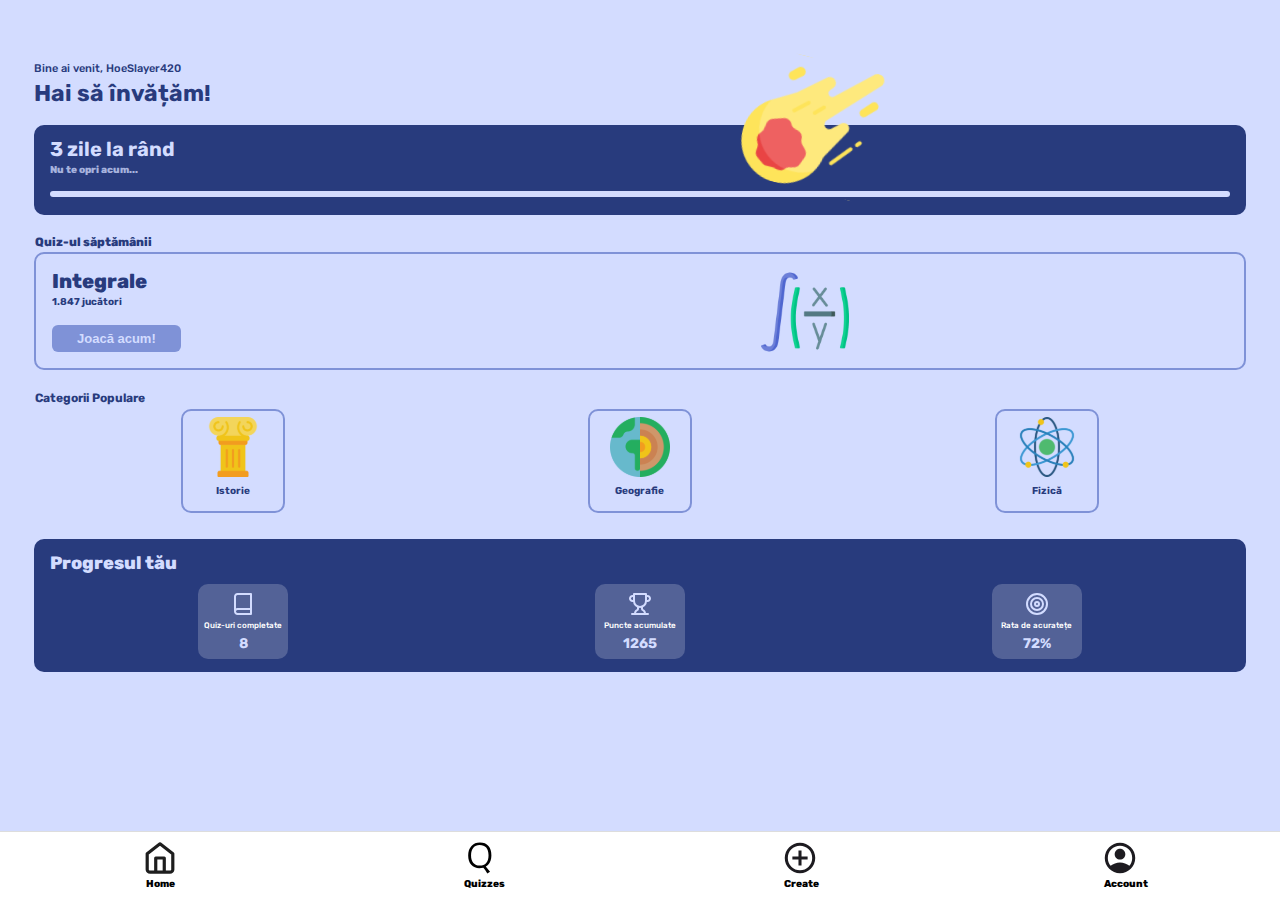
<file: index.html>
<!DOCTYPE html>
<html lang="en">
<head>
    <meta charset="UTF-8">
    <meta name="viewport" content="width=device-width, initial-scale=1.0">
    <link rel="stylesheet" href="style.css">
    <link rel="stylesheet" href="reset.css">
    <link rel="preconnect" href="https://fonts.googleapis.com">
    <link rel="preconnect" href="https://fonts.gstatic.com" crossorigin>
    <link href="https://fonts.googleapis.com/css2?family=Rubik:wght@300;400;700&display=swap" rel="stylesheet">
    <title>Home</title>
</head>
<body>
    <p class="wlc_plyr">Bine ai venit, HoeSlayer420</p>
    <p class="ls_go">Hai să învățăm!</p>
    <div class="content">
        <div class="streak">
            <p class="strk_txt">3 zile la rând</p>
            <p class="strk_motto">Nu te opri acum...</p>
            <img src="assets/meteor 1.svg" alt="">
            <div class="prgs_bar"></div>
        </div>
        <p class="quiz_week">Quiz-ul săptămânii</p>
        <div class="quiz">
            <p class="qw_title">Integrale</p>
            <p class="qw_plyrs">1.847 jucători</p>
            <img src="icons/integral 1.svg" alt="">
            <button>Joacă acum!</button>
        </div>
        <p class="categorie_title">Categorii Populare</p>
        <div class="categories">
            <div class="cat_1">
                <img src="icons/pillar 1.svg" alt="">
                <p>Istorie</p>
            </div>
            <div class="cat_2">
                <img src="icons/world 1.svg" alt="">
                <p>Geografie</p>
            </div>
            <div class="cat_3">
                <img src="icons/atom 1.svg" alt="">
                <p>Fizică</p>
            </div>
        </div>
        <div class="progress">
            <p class="progress_title">Progresul tău</p>
            <div class="progress_stats">
                <div class="prgs_stat">
                    <img src="icons/book 1.svg" alt="">
                    <p class="stat_title">Quiz-uri completate</p>
                    <p class="status">8</p>
                </div>
                <div class="prgs_stat">
                    <img src="icons/trophy 1.svg" alt="">
                    <p class="stat_title">Puncte acumulate</p>
                    <p class="status">1265</p>
                </div>
                <div class="prgs_stat">
                    <img src="icons/target 1.svg" alt="">
                    <p class="stat_title">Rata de acuratețe</p>
                    <p class="status">72%</p>
                </div>
            </div>

        </div>
    </div>
    <footer class="footer">
        <nav>
            <ul class="footer-menu">
                <li>
                    <a href="index.html">
                        <img src="icons/home 1.svg" alt="Home">
                        <p>Home</p>
                    </a>
                </li>
                <li>
                    <a href="quizzes.html">
                        <img src="icons/Q.svg" alt="Quizzes">
                        <p>Quizzes</p>
                    </a>
                </li>
                <li>
                    <a href="#">
                        <img src="icons/create 1.svg" alt="Create">
                        <p>Create</p>
                    </a>
                </li>
                <li>
                    <a href="#">
                        <img src="icons/account 1.svg" alt="Account">
                        <p>Account</p>
                    </a>
                </li>
            </ul>
        </nav>
    </footer>
</body>
</html>
</file>
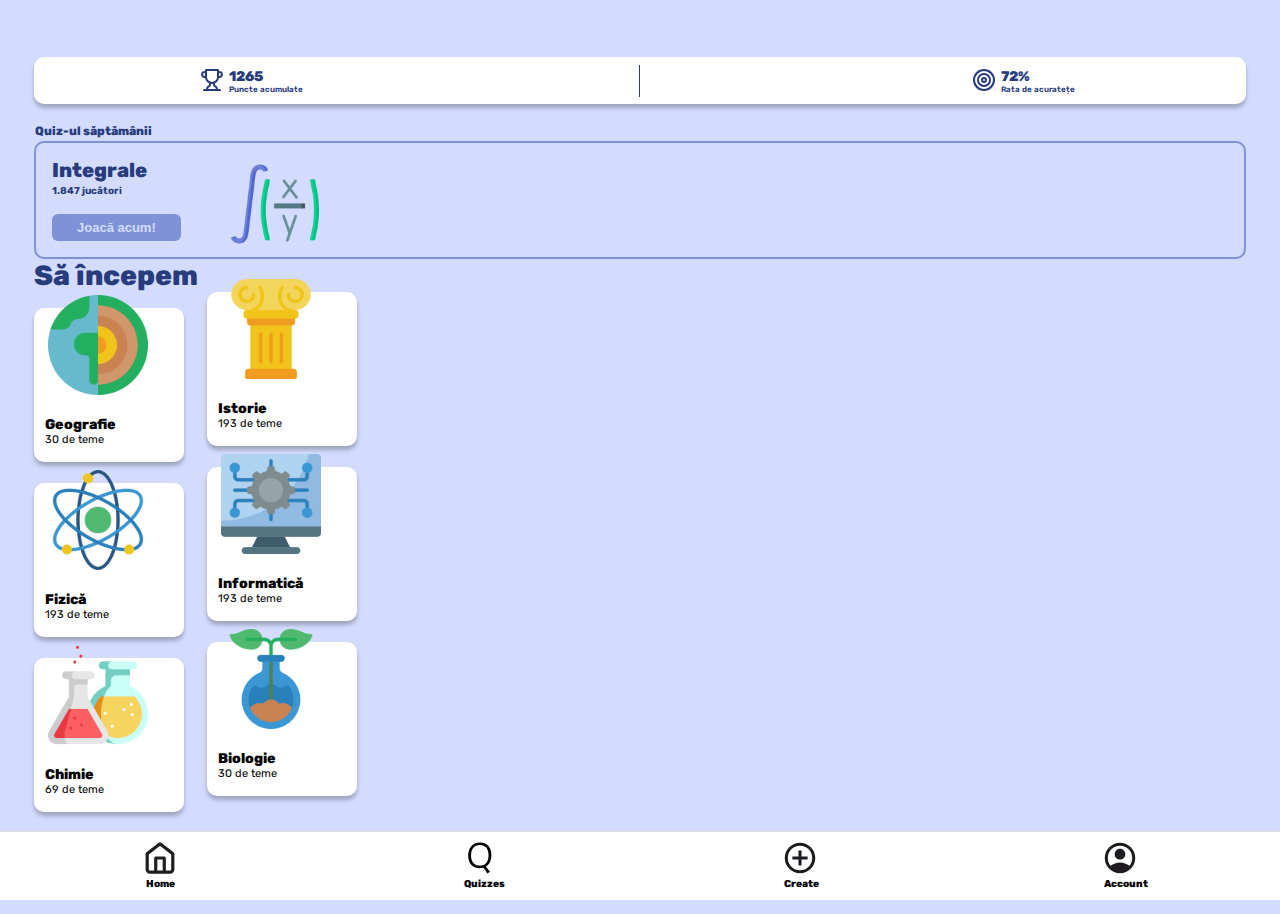
<file: quizzes.html>
<!DOCTYPE html>
<html lang="en">
<head>
    <meta charset="UTF-8">
    <meta name="viewport" content="width=device-width, initial-scale=1.0">
    <link rel="stylesheet" href="reset.css">
    <link rel="stylesheet" href="quizzes.css">
    <title>Quizzes</title>
</head>
<body>
    <div class="content">
        <div class="stats">
            <div class="stat">
                <img src="icons/trophy_darkblue.svg" alt="">
                <div class="stat_info">
                    <p class="points_nr">1265</p>
                    <p class="points">Puncte acumulate</p>
                </div>
            </div>
            <div class="middle_line"></div>
            <div class="stat">
                <img src="icons/target_darkblue.svg" alt="">
                <div class="stat_info">
                    <p class="accuracy_nr">72%</p>
                    <p class="accuracy">Rata de acuratețe</p>
                </div>
            </div>
        </div>
        <p class="quiz_week">Quiz-ul săptămânii</p>
        <div class="quiz">
            <p class="qw_title">Integrale</p>
            <p class="qw_plyrs">1.847 jucători</p>
            <img src="icons/integral 1.svg" alt="">
            <button>Joacă acum!</button>
        </div>
        <p class="category_title">Să începem</p>
        <div class="categories">
            <div class="column_1">
                <div class="category">
                    <img src="icons/world 1.svg" alt="">
                    <p class="cat_title">Geografie</p>
                    <p class="cat_subjects">30 de teme</p>
                </div>
                <div class="category">
                    <img src="icons/atom 1.svg" alt="">
                    <p class="cat_title">Fizică</p>
                    <p class="cat_subjects">193 de teme</p>
                </div>
                <div class="category">
                    <img src="icons/chemistry 1.svg" alt="">
                    <p class="cat_title">Chimie</p>
                    <p class="cat_subjects">69 de teme</p>
                </div>
            </div>
            <div class="column_2">
                <div class="category">
                    <img src="icons/pillar 1.svg" alt="">
                    <p class="cat_title">Istorie</p>
                    <p class="cat_subjects">193 de teme</p>
                </div>
                <div class="category">
                    <img src="icons/computer 1.svg" alt="">
                    <p class="cat_title">Informatică</p>
                    <p class="cat_subjects">193 de teme</p>
                </div>
                <div class="category">
                    <img src="icons/flask 1.svg" alt="">
                    <p class="cat_title">Biologie</p>
                    <p class="cat_subjects">30 de teme</p>
                </div>
            </div>
        </div>
    </div>
    <footer class="footer">
        <nav>
            <ul class="footer-menu">
                <li>
                    <a href="index.html">
                        <img src="icons/home 1.svg" alt="Home">
                        <p>Home</p>
                    </a>
                </li>
                <li>
                    <a href="quizzes.html">
                        <img src="icons/Q.svg" alt="Quizzes">
                        <p>Quizzes</p>
                    </a>
                </li>
                <li>
                    <a href="#">
                        <img src="icons/create 1.svg" alt="Create">
                        <p>Create</p>
                    </a>
                </li>
                <li>
                    <a href="#">
                        <img src="icons/account 1.svg" alt="Account">
                        <p>Account</p>
                    </a>
                </li>
            </ul>
        </nav>
    </footer>
</body>
</html>
</file>
<file: style.css>
body {
    background-color: var(--grey-blue);
    padding-bottom: 81px;
}

.wlc_plyr {
    font-size: 11px;
    font-weight: 505;
    color: var(--dark-blue);
    padding-top: 62px;
    padding-left: 34px;
    padding-bottom: 4px;
}

.ls_go {
    font-size: 23px;
    font-weight: bold;
    color: var(--dark-blue);
    padding-left: 34px;
    padding-bottom: 18px;
}

.streak {
    color: var(--grey-blue);
    background-color: var(--dark-blue);
    height: 90px;
    border-radius: 10px;
}

.streak img {
    position: absolute;
    left: 57%;
    top: 45px;
}

.strk_txt {
    padding-top: 12px;
    padding-left: 16px;
    padding-bottom: 3px;
    font-size: 20px;
    font-weight: 700;
}

.strk_motto {
    padding-left: 16px;
    font-size: 10px;
    font-weight: 800;
    opacity: 74%;
    padding-bottom: 15px;
}

.prgs_bar {
    background-color: var(--grey-blue);
    height: 6px;
    margin: 0 16px;
    border-radius: 50px;
}

.quiz_week {
    font-size: 12px;
    font-weight: 800;
    padding-top: 20px;
    padding-left: 1px;
    padding-bottom: 3px;
    color: var(--dark-blue);
}

.quiz {
    height: 114px;
    background-color: var(--grey-blue);
    color: var(--dark-blue);
    border: solid 2px var(--light-blue);
    border-radius: 10px;
    position: relative;
}

.quiz img {
    position: absolute;
    left: 60%;
    top: 14px;
}

.qw_title {
    font-size: 20px;
    font-weight: 800;
    padding-top: 15px;
    padding-left: 16px;
}

.qw_plyrs {
    font-size: 10px;
    font-weight: 700;
    padding-top: 3px;
    padding-left: 16px;
    padding-bottom: 17px; 
}

.quiz button {
    margin-left: 16px;
    color: var(--grey-blue);
    background-color: var(--light-blue);
    font-size: 13px;
    font-weight: 700;
    padding: 6px 25px;
    border: 0;
    border-radius: 6px;
}

.categorie_title {
    color: var(--dark-blue);
    font-size: 12px;
    font-weight: 700;
    padding-top: 21px;
    padding-left: 1px;
    padding-bottom: 4px;
}

.categories {
    display: flex;
    flex-direction: row;
    align-items: center;
    justify-content: space-around;
    gap: 10px;
}

.categories div {
    border: solid 2px var(--light-blue);
    border-radius: 10px;
    width: 100px;
    height: 100px;
    display: flex;            
    flex-direction: column;   
    align-items: center;      
    justify-content: center;  
    text-align: center;
}

.categories p {
    color: var(--dark-blue);
    font-size: 10px;
    font-weight: 700;
    padding: 8px 0;
}

.progress {
    margin-top: 26px;
    background-color: var(--dark-blue);
    border-radius: 10px;
}

.progress_title {
    font-size: 18px;
    font-weight: 800;
    color: var(--grey-blue);
    padding-top: 13px;
    padding-left: 16px;
    padding-bottom: 10px;
}

.progress_stats {
    display: flex;
    flex-direction: row;
    justify-content: center;
    align-items: center;
    justify-content: space-around;
    gap: 10px;
    padding-bottom: 13px;
    padding-left: 16px;
    padding-right: 16px;
}

.prgs_stat {
    background-color: rgba(255, 255, 255, 0.2);
    height: 75px;
    width: 90px;
    border-radius: 10px;
    display: flex;
    justify-content: center;
    align-items: center;
    flex-direction: column;
}

.stat_title {
    color: white;
    font-size: 8px;
    font-weight: 500;
    padding: 5px 0;
}

.status {
    color: var(--grey-blue);
    font-size: 14px;
    font-weight: 700;
}
</file>
<file: quizzes.css>
body {
    font-family: "Rubik", sans-serif;
    background-color: var(--grey-blue);
}

.content {
    margin-bottom: 81px;
}

.stats {
    display: flex;
    flex-direction: row;
    background-color: white;
    margin-top: 57px;
    border-radius: 10px;
    color: var(--dark-blue);
    justify-content: space-around;
    align-items: center;
    height: 47px;
    box-shadow: 0 4px 4px rgba(0, 0, 0, 0.25);
}

.stats img {
    width: 24px;
    height: 24px;
}

.stat {
    display: flex;
    flex-direction: row;
}

.points_nr {
    font-size: 14px;
    font-weight: 800;
}

.points {
    font-size: 8px;
    font-weight: 600;
}

.middle_line {
    width: 1px;
    height: 32px;
    background-color: var(--dark-blue);
}

.stat_info {
    padding: 0 5px;
}

.accuracy_nr {
    font-size: 14px;
    font-weight: 800;
}

.accuracy {
    font-size: 8px;
    font-weight: 600;
}

.quiz_week {
    font-size: 12px;
    font-weight: 800;
    padding-top: 20px;
    padding-left: 1px;
    padding-bottom: 3px;
    color: var(--dark-blue);
}

.quiz {
    height: 114px;
    background-color: var(--grey-blue);
    color: var(--dark-blue);
    border: solid 2px var(--light-blue);
    border-radius: 10px;
}

.quiz img {
    position: absolute;
    left: 231px;
    top: 160px;
}

.qw_title {
    font-size: 20px;
    font-weight: 800;
    padding-top: 15px;
    padding-left: 16px;
}

.qw_plyrs {
    font-size: 10px;
    font-weight: 700;
    padding-top: 3px;
    padding-left: 16px;
    padding-bottom: 17px; 
}

.quiz button {
    margin-left: 16px;
    color: var(--grey-blue);
    background-color: var(--light-blue);
    font-size: 13px;
    font-weight: 700;
    padding: 6px 25px;
    border: 0;
    border-radius: 6px;
}

.category_title {
    color: var(--dark-blue);
    font-size: 28px;
    font-weight: 800;
}

.categories {
    display: flex;
    flex-direction: row;
    gap: 23px;
}

.column_1 {
    padding-top: 16px;
}

.category {
    height: 154px;
    min-width: 150px;
    max-width: 100%;
    position: relative;
    color: black;
    margin-bottom: 21px;
    border-radius: 10px;
    background-color: white;
    box-shadow: 0 4px 4px rgba(0, 0, 0, 0.25);
}

.category img {
    width: 100px;
    left: 14px;
    bottom: 67px;
    position: absolute;
}

.cat_title {
    font-size: 14px;
    font-weight: 800;
    padding-top: 108px;
    padding-left: 11px;
}

.cat_subjects {
    font-size: 11px;
    font-weight: 400;
    padding-left: 11px;
}
</file>
